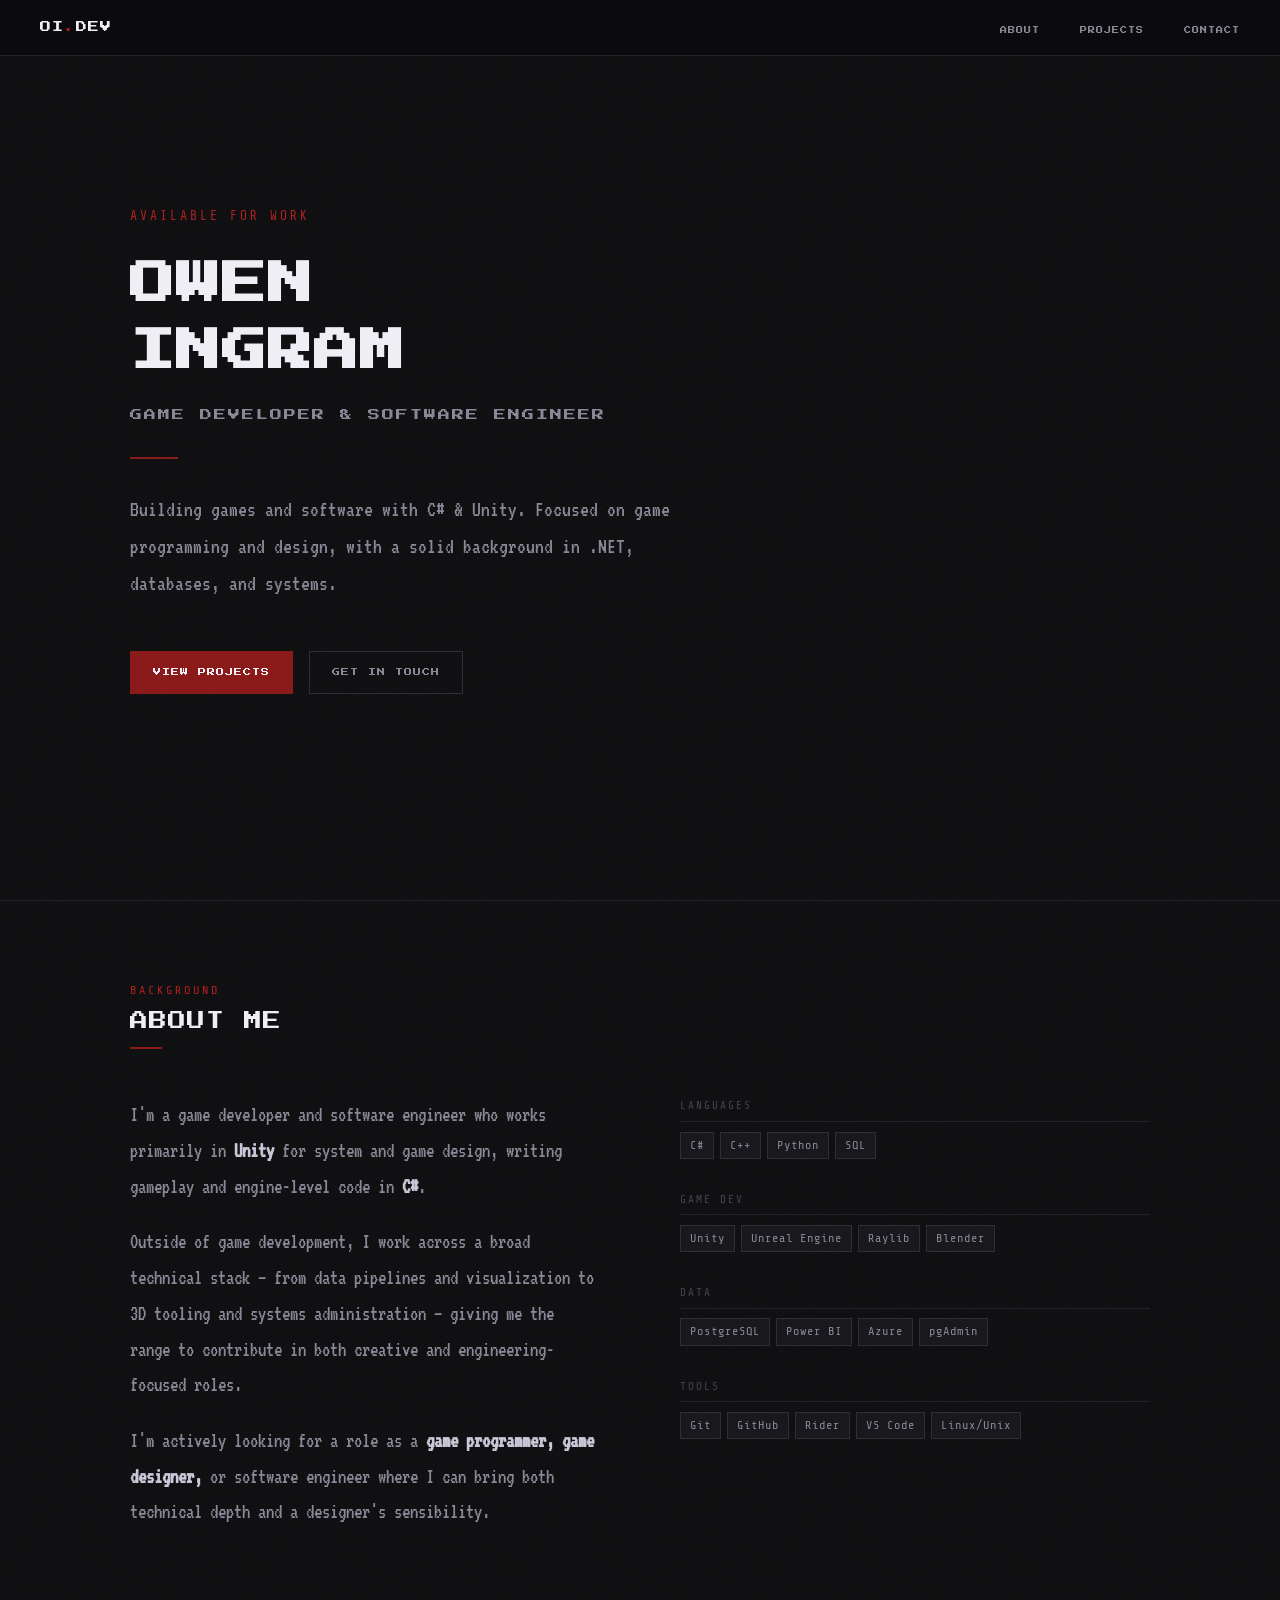
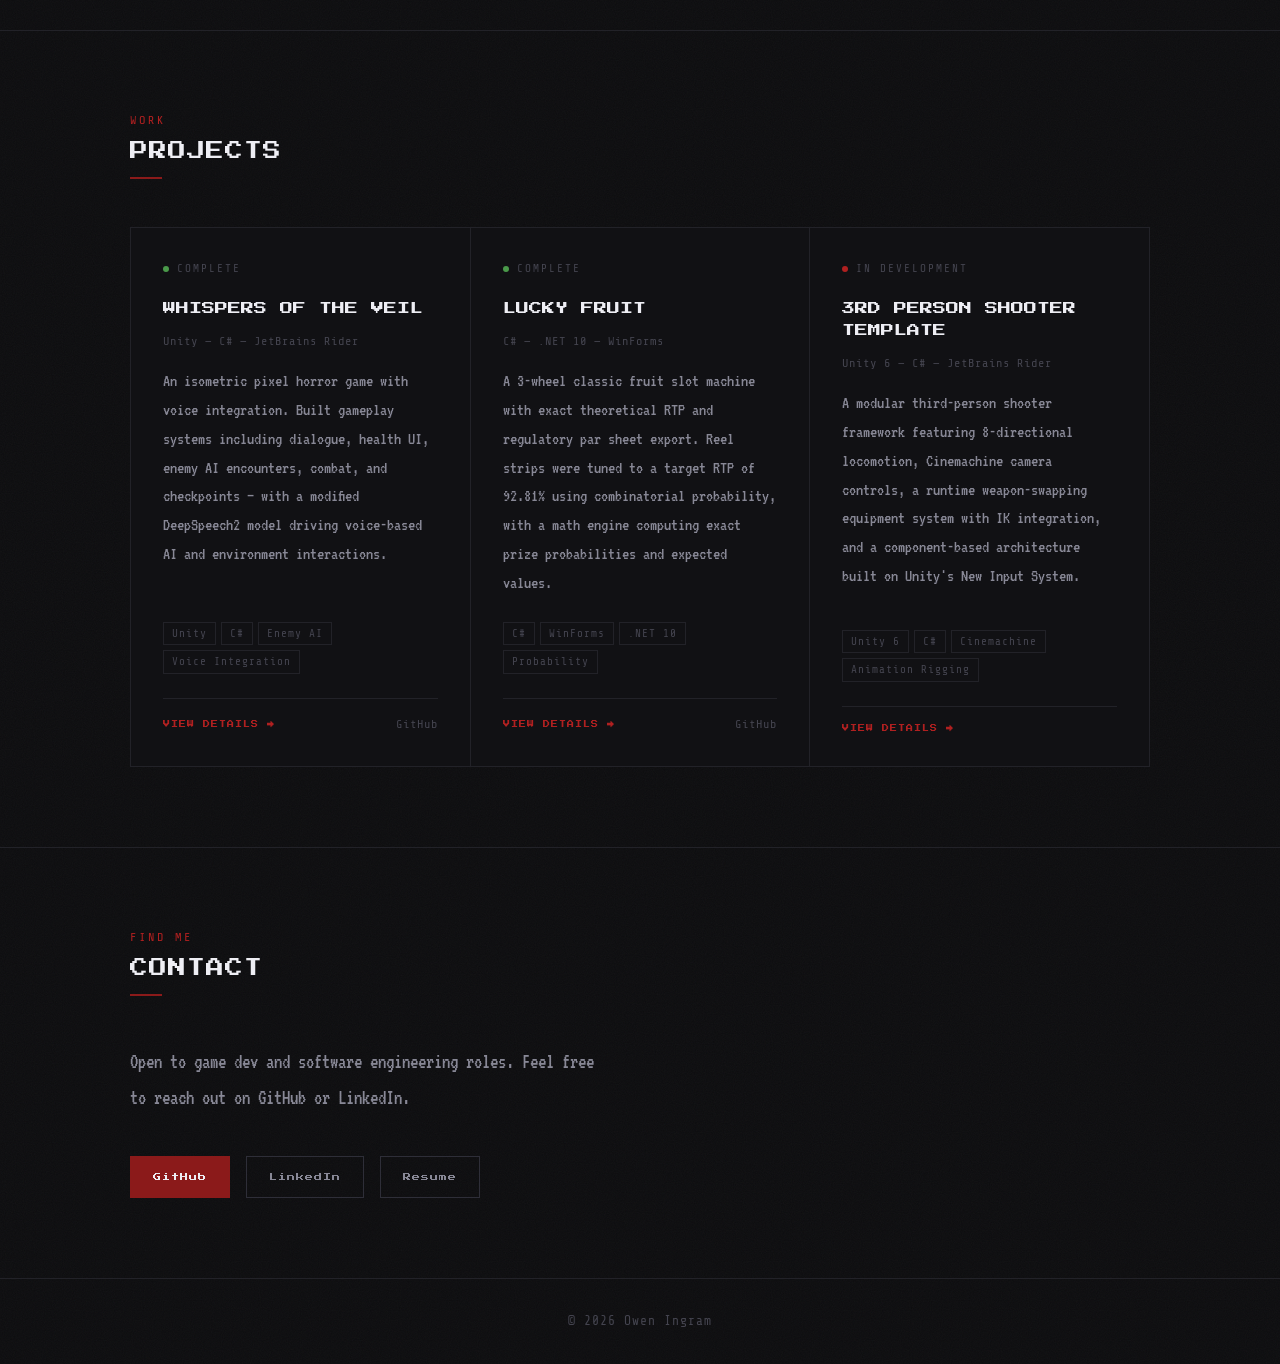
<file: index.html>
<!DOCTYPE html>
<html lang="en">
<head>
<meta charset="UTF-8">
<meta name="viewport" content="width=device-width, initial-scale=1.0">
<title>Owen Ingram | Game Developer</title>
<link href="https://fonts.googleapis.com/css2?family=Press+Start+2P&family=VT323&family=Share+Tech+Mono&display=swap" rel="stylesheet">
<link rel="stylesheet" href="styles.css">
</head>
<body>

<nav>
  <a href="#hero" class="nav-logo">OI<span>.</span>DEV</a>
  <ul class="nav-links">
    <li><a href="#about">ABOUT</a></li>
    <li><a href="#projects">PROJECTS</a></li>
    <li><a href="#contact">CONTACT</a></li>
  </ul>
</nav>

<!-- HERO -->
<section id="hero">
  <div class="hero-label">Available for work</div>
  <h1>OWEN<br>INGRAM</h1>
  <div class="hero-role">GAME DEVELOPER &amp; SOFTWARE ENGINEER</div>
  <div class="hero-rule"></div>
  <p class="hero-desc">
    Building games and software with C# &amp; Unity. Focused on game programming and design, with a solid background in .NET, databases, and systems.
  </p>
  <div class="hero-cta">
    <a href="#projects" class="btn btn-primary">VIEW PROJECTS</a>
    <a href="#contact" class="btn btn-secondary">GET IN TOUCH</a>
  </div>
</section>

<hr class="page-divider">

<!-- ABOUT -->
<section id="about">
  <div class="sec-label">Background</div>
  <div class="sec-title">ABOUT ME</div>
  <div class="sec-rule"></div>

  <div class="about-grid">
    <div class="about-text">
      <p>
        I'm a game developer and software engineer who works primarily in <strong>Unity</strong> for system and game design, writing gameplay and engine-level code in <strong>C#</strong>.
      </p>
      <p>
        Outside of game development, I work across a broad technical stack — from data pipelines and visualization to 3D tooling and systems administration — giving me the range to contribute in both creative and engineering-focused roles.
      </p>
      <p>
        I'm actively looking for a role as a <strong>game programmer, game designer,</strong> or software engineer where I can bring both technical depth and a designer's sensibility.
      </p>
    </div>

    <div class="skills-stack">
      <div>
        <div class="skill-group-label">Languages</div>
        <div class="chips">
          <span class="chip chip-accent">C#</span>
          <span class="chip chip-accent">C++</span>
          <span class="chip chip-accent">Python</span>
          <span class="chip chip-accent">SQL</span>
        </div>
      </div>
      <div>
        <div class="skill-group-label">Game Dev</div>
        <div class="chips">
          <span class="chip">Unity</span>
          <span class="chip">Unreal Engine</span>
          <span class="chip">Raylib</span>
          <span class="chip">Blender</span>
        </div>
      </div>
      <div>
        <div class="skill-group-label">Data</div>
        <div class="chips">
          <span class="chip">PostgreSQL</span>
          <span class="chip">Power BI</span>
          <span class="chip">Azure</span>
          <span class="chip">pgAdmin</span>
        </div>
      </div>
      <div>
        <div class="skill-group-label">Tools</div>
        <div class="chips">
          <span class="chip">Git</span>
          <span class="chip">GitHub</span>
          <span class="chip">Rider</span>
          <span class="chip">VS Code</span>
          <span class="chip">Linux/Unix</span>
        </div>
      </div>
    </div>
  </div>
</section>

<hr class="page-divider">

<!-- PROJECTS -->
<section id="projects">
  <div class="sec-label">Work</div>
  <div class="sec-title">PROJECTS</div>
  <div class="sec-rule"></div>

  <div class="projects-grid">

    <!-- WHISPERS OF THE VEIL -->
    <div class="project-card" onclick="window.location='projects.html#whispers-of-the-veil'">
      <div class="card-status">
        <span class="status-dot complete"></span>
        COMPLETE
      </div>
      <div class="card-title">WHISPERS OF THE VEIL</div>
      <div class="card-engine">Unity &mdash; C# &mdash; JetBrains Rider</div>
      <p class="card-desc">
        An isometric pixel horror game with voice integration. Built gameplay systems including dialogue, health UI, enemy AI encounters, combat, and checkpoints — with a modified DeepSpeech2 model driving voice-based AI and environment interactions.
      </p>
      <div class="card-tags">
        <span class="tag">Unity</span>
        <span class="tag">C#</span>
        <span class="tag">Enemy AI</span>
        <span class="tag">Voice Integration</span>
      </div>
      <div class="card-footer">
        <a href="projects.html#whispers-of-the-veil" class="card-cta" onclick="event.stopPropagation()">VIEW DETAILS &rarr;</a>
        <a href="https://github.com/Whispers-of-the-Veil/Whispers-Of-The-Veil" class="card-gh" onclick="event.stopPropagation()">GitHub</a>
      </div>
    </div>

    <!-- LUCKY FRUIT -->
    <div class="project-card" onclick="window.location='projects.html#lucky-fruit'">
      <div class="card-status">
        <span class="status-dot complete"></span>
        COMPLETE
      </div>
      <div class="card-title">LUCKY FRUIT</div>
      <div class="card-engine">C# &mdash; .NET 10 &mdash; WinForms</div>
      <p class="card-desc">
        A 3-wheel classic fruit slot machine with exact theoretical RTP and regulatory par sheet export. Reel strips were tuned to a target RTP of 92.81% using combinatorial probability, with a math engine computing exact prize probabilities and expected values.
      </p>
      <div class="card-tags">
        <span class="tag">C#</span>
        <span class="tag">WinForms</span>
        <span class="tag">.NET 10</span>
        <span class="tag">Probability</span>
      </div>
      <div class="card-footer">
        <a href="projects.html#lucky-fruit" class="card-cta" onclick="event.stopPropagation()">VIEW DETAILS &rarr;</a>
        <a href="https://github.com/owen-ingram/LuckyFruit" class="card-gh" onclick="event.stopPropagation()">GitHub</a>
      </div>
    </div>

    <!-- TPS TEMPLATE -->
    <div class="project-card" onclick="window.location='projects.html#tps-shooter'">
      <div class="card-status">
        <span class="status-dot wip"></span>
        IN DEVELOPMENT
      </div>
      <div class="card-title">3RD PERSON SHOOTER TEMPLATE</div>
      <div class="card-engine">Unity 6 &mdash; C# &mdash; JetBrains Rider</div>
      <p class="card-desc">
        A modular third-person shooter framework featuring 8-directional locomotion, Cinemachine camera controls, a runtime weapon-swapping equipment system with IK integration, and a component-based architecture built on Unity's New Input System.
      </p>
      <div class="card-tags">
        <span class="tag">Unity 6</span>
        <span class="tag">C#</span>
        <span class="tag">Cinemachine</span>
        <span class="tag">Animation Rigging</span>
      </div>
      <div class="card-footer">
        <a href="projects.html#tps-shooter" class="card-cta" onclick="event.stopPropagation()">VIEW DETAILS &rarr;</a>
      </div>
    </div>

  </div>
</section>

<hr class="page-divider">

<!-- CONTACT -->
<section id="contact">
  <div class="sec-label">Find Me</div>
  <div class="sec-title">CONTACT</div>
  <div class="sec-rule"></div>
  <p style="color:var(--muted); font-size:21px; max-width:480px; line-height:1.7;">
    Open to game dev and software engineering roles. Feel free to reach out on GitHub or LinkedIn.
  </p>
  <div class="contact-links">
    <a href="https://github.com/owen-ingram" class="contact-link primary">GitHub</a>
    <a href="https://www.linkedin.com/in/owen-ingram-09151b239/" class="contact-link">LinkedIn</a>
    <a href="AnalyticsResume.pdf" class="contact-link" download>Resume</a>
  </div>
</section>

<footer>
  &copy; 2026 Owen Ingram
</footer>

</body>
</html>
</file>
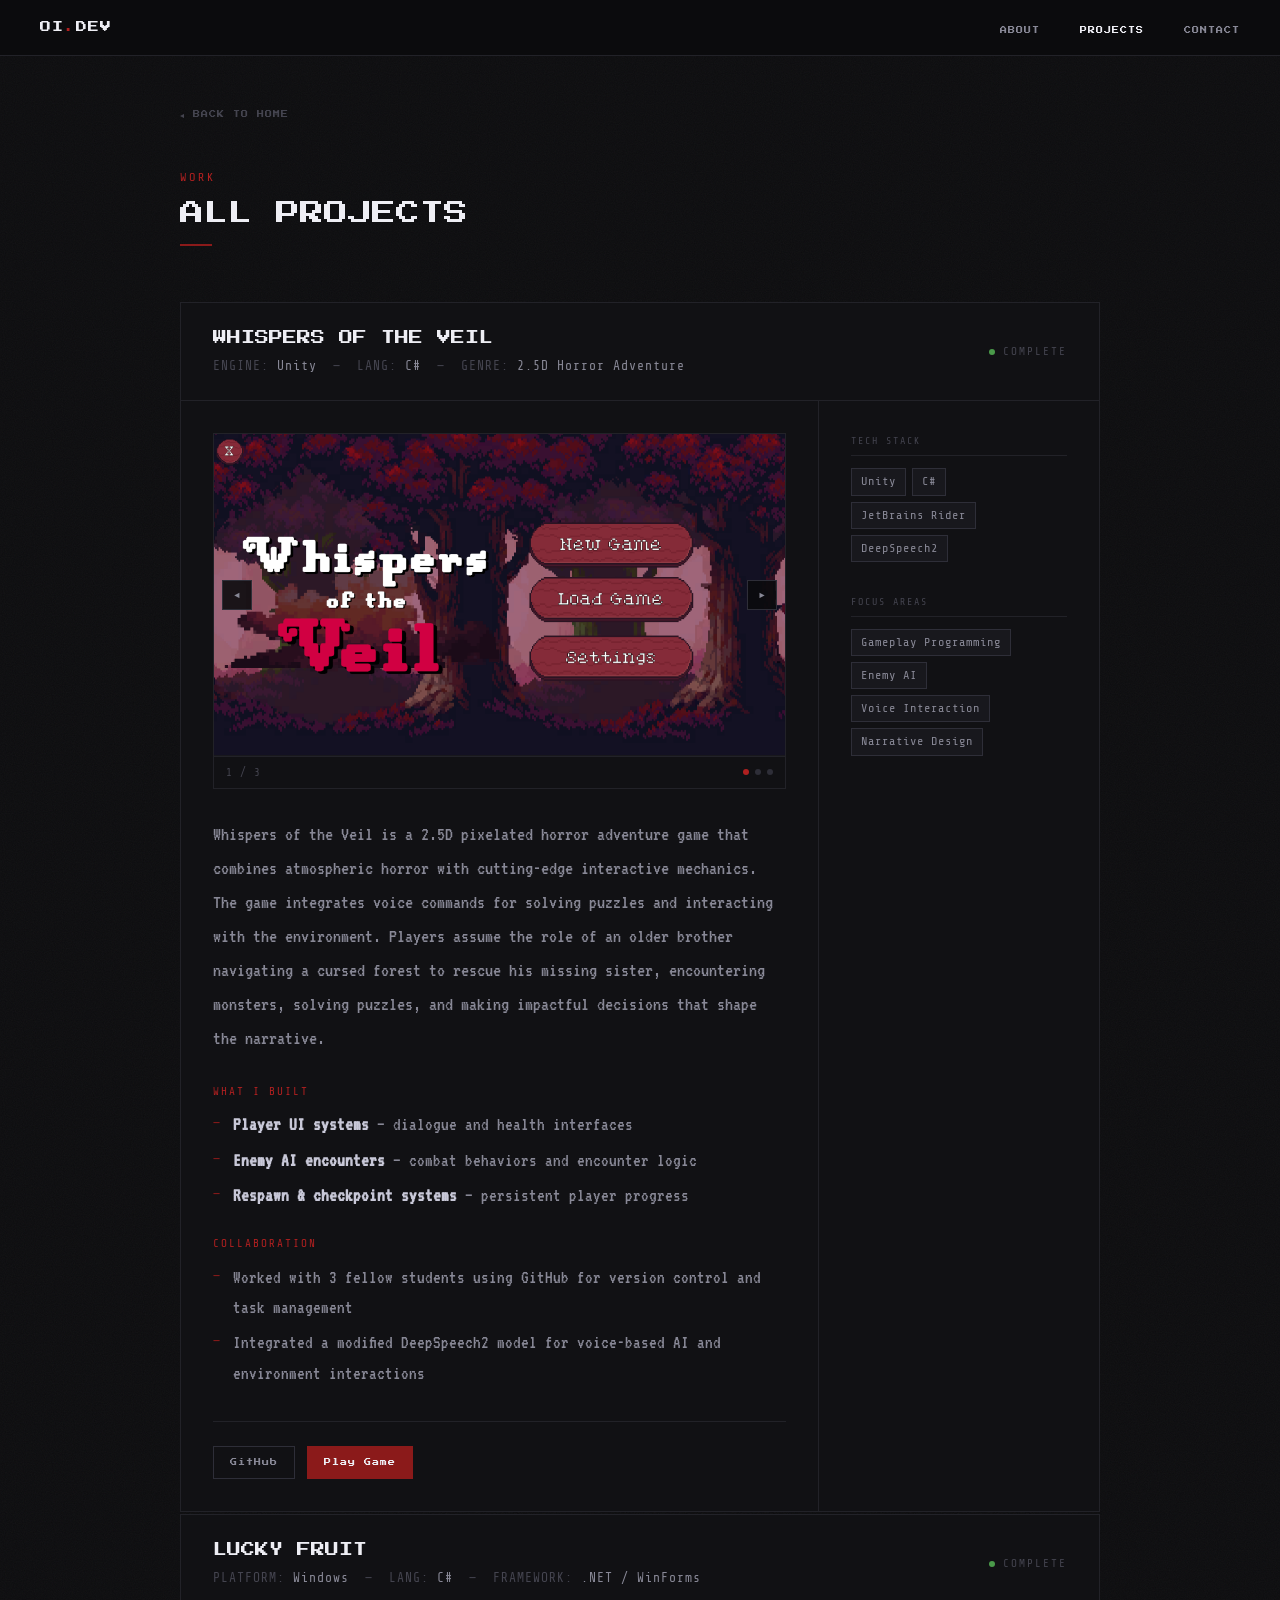
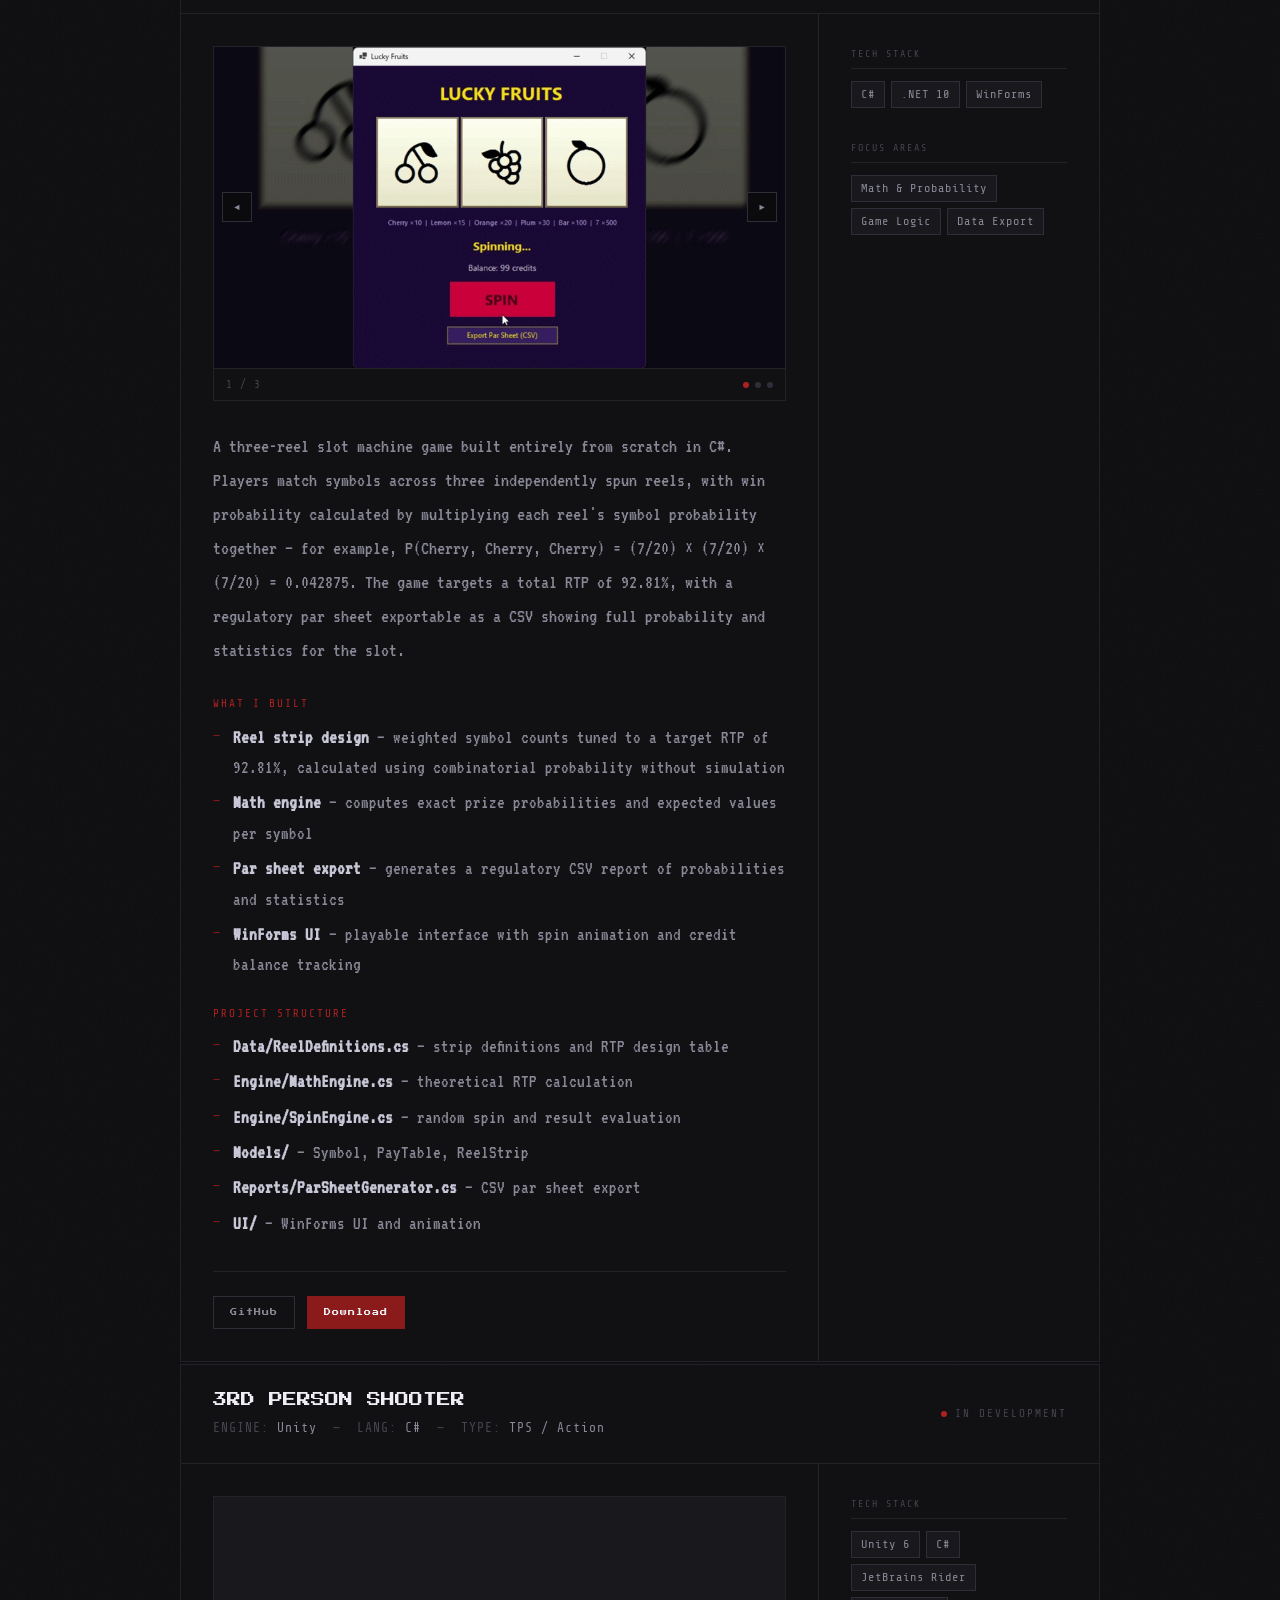
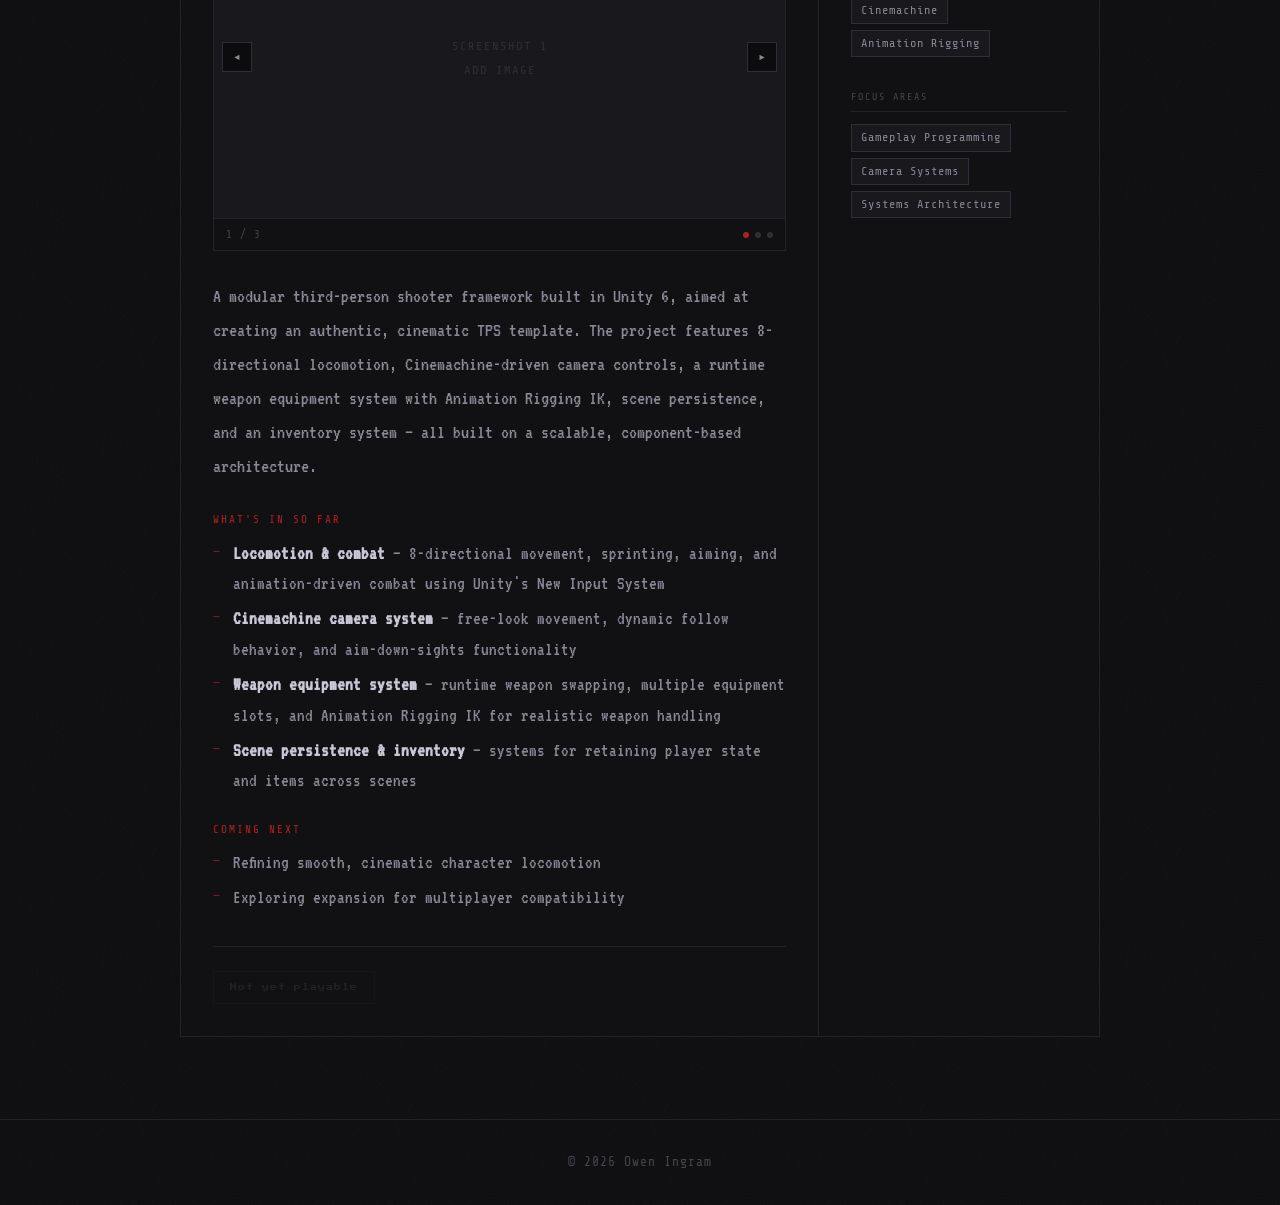
<file: projects.html>
<!DOCTYPE html>
<html lang="en">
<head>
<meta charset="UTF-8">
<meta name="viewport" content="width=device-width, initial-scale=1.0">
<title>Owen Ingram | Projects</title>
<link href="https://fonts.googleapis.com/css2?family=Press+Start+2P&family=VT323&family=Share+Tech+Mono&display=swap" rel="stylesheet">
<link rel="stylesheet" href="styles.css">
</head>
<body>

<nav>
  <a href="index.html" class="nav-logo">OI<span>.</span>DEV</a>
  <ul class="nav-links">
    <li><a href="index.html#about">ABOUT</a></li>
    <li><a href="projects.html" class="active">PROJECTS</a></li>
    <li><a href="index.html#contact">CONTACT</a></li>
  </ul>
</nav>

<div class="page">

  <a href="index.html" class="back-link">&#x25C4; BACK TO HOME</a>

  <div class="page-label">Work</div>
  <div class="page-title">ALL PROJECTS</div>
  <div class="page-rule"></div>


  <!-- ============================================================ -->
  <!-- PROJECT 1: WHISPERS OF THE VEIL -->
  <!-- ============================================================ -->
  <div class="project-entry" id="whispers-of-the-veil">

    <div class="entry-header">
      <div class="entry-title-group">
        <div class="entry-title">WHISPERS OF THE VEIL</div>
        <div class="entry-meta">ENGINE: <span>Unity</span> &nbsp;&mdash;&nbsp; LANG: <span>C#</span> &nbsp;&mdash;&nbsp; GENRE: <span>2.5D Horror Adventure</span></div>
      </div>
      <div class="entry-status">
        <span class="status-dot complete"></span>
        COMPLETE
      </div>
    </div>

    <div class="entry-body">
      <div class="entry-main">

        <div class="slideshow" data-slideshow>
          <div class="slides-clip">
            <button class="slide-btn prev">&#x25C4;</button>
            <div class="slides-track">
              <div class="slide"><img src="images/WotV01.png" alt="Whispers of the Veil screenshot 1"></div>
              <div class="slide"><img src="images/WotV02.png" alt="Whispers of the Veil screenshot 2"></div>
              <div class="slide"><img src="images/WotV03.png" alt="Whispers of the Veil screenshot 3"></div>
            </div>
            <button class="slide-btn next">&#x25BA;</button>
          </div>
          <div class="slide-footer">
            <span class="slide-counter">1 / 3</span>
            <div class="slide-dots">
              <div class="slide-dot active"></div>
              <div class="slide-dot"></div>
              <div class="slide-dot"></div>
            </div>
          </div>
        </div>

        <p class="entry-desc">
          Whispers of the Veil is a 2.5D pixelated horror adventure game that combines atmospheric horror with cutting-edge interactive mechanics. The game integrates voice commands for solving puzzles and interacting with the environment. Players assume the role of an older brother navigating a cursed forest to rescue his missing sister, encountering monsters, solving puzzles, and making impactful decisions that shape the narrative.
        </p>

        <div class="content-label">What I Built</div>
        <ul class="feature-list">
          <li><strong>Player UI systems</strong> — dialogue and health interfaces</li>
          <li><strong>Enemy AI encounters</strong> — combat behaviors and encounter logic</li>
          <li><strong>Respawn &amp; checkpoint systems</strong> — persistent player progress</li>
        </ul>

        <div class="content-label">Collaboration</div>
        <ul class="feature-list">
          <li>Worked with 3 fellow students using GitHub for version control and task management</li>
          <li>Integrated a modified DeepSpeech2 model for voice-based AI and environment interactions</li>
        </ul>

        <div class="entry-links">
          <a href="https://github.com/Whispers-of-the-Veil/Whispers-Of-The-Veil" class="proj-link link-github">GitHub</a>
          <a href="https://lucasdavis2335.itch.io/whispers-of-the-veil" class="proj-link link-primary">Play Game</a>
        </div>
      </div>
      <div class="entry-sidebar">
        <div class="sidebar-section">
          <div class="sidebar-label">Tech Stack</div>
          <div class="chips">
            <span class="chip chip-accent">Unity</span>
            <span class="chip chip-accent">C#</span>
            <span class="chip">JetBrains Rider</span>
            <span class="chip">DeepSpeech2</span>
          </div>
        </div>
        <div class="sidebar-section">
          <div class="sidebar-label">Focus Areas</div>
          <div class="chips">
            <span class="chip">Gameplay Programming</span>
            <span class="chip">Enemy AI</span>
            <span class="chip">Voice Interaction</span>
            <span class="chip">Narrative Design</span>
          </div>
        </div>
      </div>
    </div>

  </div>


  <!-- ============================================================ -->
  <!-- PROJECT 2: LUCKY FRUIT -->
  <!-- ============================================================ -->
  <div class="project-entry" id="lucky-fruit">

    <div class="entry-header">
      <div class="entry-title-group">
        <div class="entry-title">LUCKY FRUIT</div>
        <div class="entry-meta">PLATFORM: <span>Windows</span> &nbsp;&mdash;&nbsp; LANG: <span>C#</span> &nbsp;&mdash;&nbsp; FRAMEWORK: <span>.NET / WinForms</span></div>
      </div>
      <div class="entry-status">
        <span class="status-dot complete"></span>
        COMPLETE
      </div>
    </div>

    <div class="entry-body">
      <div class="entry-main">

        <div class="slideshow" data-slideshow>
          <div class="slides-clip">
            <button class="slide-btn prev">&#x25C4;</button>
            <div class="slides-track">
              <div class="slide"><img src="images/LF01.gif" alt="Lucky Fruit gameplay demo"></div>
              <div class="slide"><img src="images/LF02.png" alt="Lucky Fruit screenshot 1"></div>
              <div class="slide"><img src="images/LF03.png" alt="Lucky Fruit screenshot 2"></div>
            </div>
            <button class="slide-btn next">&#x25BA;</button>
          </div>
          <div class="slide-footer">
            <span class="slide-counter">1 / 3</span>
            <div class="slide-dots">
              <div class="slide-dot active"></div>
              <div class="slide-dot"></div>
              <div class="slide-dot"></div>
            </div>
          </div>
        </div>

        <p class="entry-desc">
          A three-reel slot machine game built entirely from scratch in C#. Players match symbols across three independently spun reels, with win probability calculated by multiplying each reel's symbol probability together — for example, P(Cherry, Cherry, Cherry) = (7/20) × (7/20) × (7/20) = 0.042875. The game targets a total RTP of 92.81%, with a regulatory par sheet exportable as a CSV showing full probability and statistics for the slot.
        </p>

        <div class="content-label">What I Built</div>
        <ul class="feature-list">
          <li><strong>Reel strip design</strong> — weighted symbol counts tuned to a target RTP of 92.81%, calculated using combinatorial probability without simulation</li>
          <li><strong>Math engine</strong> — computes exact prize probabilities and expected values per symbol</li>
          <li><strong>Par sheet export</strong> — generates a regulatory CSV report of probabilities and statistics</li>
          <li><strong>WinForms UI</strong> — playable interface with spin animation and credit balance tracking</li>
        </ul>

        <div class="content-label">Project Structure</div>
        <ul class="feature-list">
          <li><strong>Data/ReelDefinitions.cs</strong> — strip definitions and RTP design table</li>
          <li><strong>Engine/MathEngine.cs</strong> — theoretical RTP calculation</li>
          <li><strong>Engine/SpinEngine.cs</strong> — random spin and result evaluation</li>
          <li><strong>Models/</strong> — Symbol, PayTable, ReelStrip</li>
          <li><strong>Reports/ParSheetGenerator.cs</strong> — CSV par sheet export</li>
          <li><strong>UI/</strong> — WinForms UI and animation</li>
        </ul>

        <div class="entry-links">
          <a href="https://github.com/owen-ingram/LuckyFruit" class="proj-link link-github">GitHub</a>
          <a href="https://github.com/owen-ingram/LuckyFruit/releases" class="proj-link link-primary">Download</a>
        </div>

      </div>

      <div class="entry-sidebar">
        <div class="sidebar-section">
          <div class="sidebar-label">Tech Stack</div>
          <div class="chips">
            <span class="chip chip-accent">C#</span>
            <span class="chip chip-accent">.NET 10</span>
            <span class="chip chip-accent">WinForms</span>
          </div>
        </div>
        <div class="sidebar-section">
          <div class="sidebar-label">Focus Areas</div>
          <div class="chips">
            <span class="chip">Math &amp; Probability</span>
            <span class="chip">Game Logic</span>
            <span class="chip">Data Export</span>
          </div>
        </div>
      </div>
    </div>

  </div>


  <!-- ============================================================ -->
  <!-- PROJECT 3: 3RD PERSON SHOOTER (WIP) -->
  <!-- ============================================================ -->
  <div class="project-entry" id="tps-shooter">

    <div class="entry-header">
      <div class="entry-title-group">
        <div class="entry-title">3RD PERSON SHOOTER</div>
        <div class="entry-meta">ENGINE: <span>Unity</span> &nbsp;&mdash;&nbsp; LANG: <span>C#</span> &nbsp;&mdash;&nbsp; TYPE: <span>TPS / Action</span></div>
      </div>
      <div class="entry-status">
        <span class="status-dot wip"></span>
        IN DEVELOPMENT
      </div>
    </div>

    <div class="entry-body">
      <div class="entry-main">

        <div class="slideshow" data-slideshow>
          <div class="slides-clip">
            <button class="slide-btn prev">&#x25C4;</button>
            <div class="slides-track">
              <div class="slide"><div class="slide-placeholder"><span>SCREENSHOT 1<br>ADD IMAGE</span></div></div>
              <div class="slide"><div class="slide-placeholder"><span>SCREENSHOT 2<br>ADD IMAGE</span></div></div>
              <div class="slide"><div class="slide-placeholder"><span>SCREENSHOT 3<br>ADD IMAGE</span></div></div>
            </div>
            <button class="slide-btn next">&#x25BA;</button>
          </div>
          <div class="slide-footer">
            <span class="slide-counter">1 / 3</span>
            <div class="slide-dots">
              <div class="slide-dot active"></div>
              <div class="slide-dot"></div>
              <div class="slide-dot"></div>
            </div>
          </div>
        </div>

        <p class="entry-desc">
          A modular third-person shooter framework built in Unity 6, aimed at creating an authentic, cinematic TPS template. The project features 8-directional locomotion, Cinemachine-driven camera controls, a runtime weapon equipment system with Animation Rigging IK, scene persistence, and an inventory system — all built on a scalable, component-based architecture.
        </p>

        <div class="content-label">What's In So Far</div>
        <ul class="feature-list">
          <li><strong>Locomotion &amp; combat</strong> — 8-directional movement, sprinting, aiming, and animation-driven combat using Unity's New Input System</li>
          <li><strong>Cinemachine camera system</strong> — free-look movement, dynamic follow behavior, and aim-down-sights functionality</li>
          <li><strong>Weapon equipment system</strong> — runtime weapon swapping, multiple equipment slots, and Animation Rigging IK for realistic weapon handling</li>
          <li><strong>Scene persistence &amp; inventory</strong> — systems for retaining player state and items across scenes</li>
        </ul>

        <div class="content-label">Coming Next</div>
        <ul class="feature-list">
          <li>Refining smooth, cinematic character locomotion</li>
          <li>Exploring expansion for multiplayer compatibility</li>
        </ul>

        <div class="entry-links">
          <span class="proj-link link-disabled">Not yet playable</span>
        </div>

      </div>

      <div class="entry-sidebar">
        <div class="sidebar-section">
          <div class="sidebar-label">Tech Stack</div>
          <div class="chips">
            <span class="chip chip-accent">Unity 6</span>
            <span class="chip chip-accent">C#</span>
            <span class="chip">JetBrains Rider</span>
            <span class="chip">Cinemachine</span>
            <span class="chip">Animation Rigging</span>
          </div>
        </div>
        <div class="sidebar-section">
          <div class="sidebar-label">Focus Areas</div>
          <div class="chips">
            <span class="chip">Gameplay Programming</span>
            <span class="chip">Camera Systems</span>
            <span class="chip">Systems Architecture</span>
          </div>
        </div>
      </div>
    </div>

  </div>

</div>

<footer>&copy; 2026 Owen Ingram</footer>

<script>
  document.querySelectorAll('[data-slideshow]').forEach(function(ss) {
    var track   = ss.querySelector('.slides-clip .slides-track');
    var dots    = ss.querySelectorAll('.slide-dot');
    var counter = ss.querySelector('.slide-counter');
    var total   = ss.querySelectorAll('.slide').length;
    var cur     = 0;

    function go(n) {
      cur = (n + total) % total;
      track.style.transform = 'translateX(-' + (cur * 100) + '%)';
      dots.forEach(function(d, i) { d.classList.toggle('active', i === cur); });
      counter.textContent = (cur + 1) + ' / ' + total;
    }

    ss.querySelector('.prev').addEventListener('click', function() { go(cur - 1); });
    ss.querySelector('.next').addEventListener('click', function() { go(cur + 1); });
    dots.forEach(function(d, i) { d.addEventListener('click', function() { go(i); }); });
    ss.setAttribute('tabindex', '0');
    ss.addEventListener('keydown', function(e) {
      if (e.key === 'ArrowLeft')  go(cur - 1);
      if (e.key === 'ArrowRight') go(cur + 1);
    });
  });

  window.addEventListener('load', function() {
    var hash = window.location.hash;
    if (hash) {
      var target = document.querySelector(hash);
      if (target) {
        setTimeout(function() {
          var offset = target.getBoundingClientRect().top + window.scrollY - 72;
          window.scrollTo({ top: offset, behavior: 'smooth' });
        }, 100);
      }
    }
  });
</script>

</body>
</html>
</file>
<file: styles.css>
/* ============================================================
   Owen Ingram Portfolio — Shared Styles
   ============================================================ */

:root {
  --bg:      #0c0c0e;
  --bg2:     #111114;
  --bg3:     #18181d;
  --border:  #222228;
  --border2: #2e2e38;
  --accent:  #8b1a1a;
  --accent2: #b02020;
  --dim:     #44444f;
  --muted:   #888896;
  --light:   #c8c8d8;
  --white:   #eeeef4;
}

*, *::before, *::after { box-sizing: border-box; margin: 0; padding: 0; }
html { scroll-behavior: smooth; }

body {
  background: var(--bg);
  color: var(--white);
  font-family: 'VT323', monospace;
  font-size: 20px;
  line-height: 1.6;
  overflow-x: hidden;
  background-image: url("data:image/svg+xml,%3Csvg viewBox='0 0 256 256' xmlns='http://www.w3.org/2000/svg'%3E%3Cfilter id='noise'%3E%3CfeTurbulence type='fractalNoise' baseFrequency='0.9' numOctaves='4' stitchTiles='stitch'/%3E%3C/filter%3E%3Crect width='100%25' height='100%25' filter='url(%23noise)' opacity='0.04'/%3E%3C/svg%3E");
  background-size: 256px 256px;
  background-repeat: repeat;
}

/* ── NAV ── */
nav {
  position: fixed;
  top: 0; left: 0; right: 0;
  height: 56px;
  background: rgba(12,12,14,0.97);
  border-bottom: 1px solid var(--border);
  display: flex;
  align-items: center;
  justify-content: space-between;
  padding: 0 2.5rem;
  z-index: 100;
}

.nav-logo {
  font-family: 'Press Start 2P', monospace;
  font-size: 11px;
  color: var(--white);
  text-decoration: none;
  letter-spacing: 1px;
}

.nav-logo span { color: var(--accent2); }

.nav-links { display: flex; gap: 2.5rem; list-style: none; }

.nav-links a {
  font-family: 'Press Start 2P', monospace;
  font-size: 7px;
  color: var(--muted);
  text-decoration: none;
  letter-spacing: 1px;
  transition: color 0.2s;
}

.nav-links a:hover,
.nav-links a.active { color: var(--white); }

/* ── SHARED LAYOUT ── */
.page-divider {
  border: none;
  border-top: 1px solid var(--border);
  margin: 0;
}

footer {
  border-top: 1px solid var(--border);
  text-align: center;
  padding: 2rem;
  font-family: 'Share Tech Mono', monospace;
  font-size: 13px;
  color: var(--dim);
  letter-spacing: 1px;
}

/* ── STATUS DOTS ── */
.status-dot {
  width: 6px;
  height: 6px;
  border-radius: 50%;
  background: var(--dim);
  flex-shrink: 0;
}

.status-dot.complete { background: #4a9a4a; }
.status-dot.wip { background: var(--accent2); animation: pulse 2s ease-in-out infinite; }

@keyframes pulse { 0%,100%{opacity:1} 50%{opacity:0.4} }

/* ── CHIPS ── */
.chips { display: flex; flex-wrap: wrap; gap: 6px; }

.chip {
  font-family: 'Share Tech Mono', monospace;
  font-size: 13px;
  padding: 4px 12px;
  border: 1px solid var(--border2);
  color: var(--muted);
  background: var(--bg2);
  letter-spacing: 1px;
  transition: border-color 0.2s, color 0.2s;
}

.chip:hover { border-color: var(--accent); color: var(--light); }
.chip-accent { border-color: var(--accent); color: var(--light); background: rgba(139,26,26,0.1); }

/* ── BUTTONS ── */
.btn {
  font-family: 'Press Start 2P', monospace;
  font-size: 8px;
  letter-spacing: 1px;
  padding: 14px 22px;
  cursor: pointer;
  text-decoration: none;
  display: inline-block;
  transition: background 0.2s, color 0.2s, border-color 0.2s;
}

.btn-primary {
  background: var(--accent);
  color: var(--white);
  border: 1px solid var(--accent);
}

.btn-primary:hover { background: var(--accent2); border-color: var(--accent2); }

.btn-secondary {
  background: transparent;
  color: var(--muted);
  border: 1px solid var(--border2);
}

.btn-secondary:hover { color: var(--white); border-color: var(--dim); }

/* ============================================================
   INDEX PAGE
   ============================================================ */

section {
  position: relative;
  max-width: 1100px;
  margin: 0 auto;
  padding: 5rem 2.5rem;
}

#hero {
  min-height: 100vh;
  display: flex;
  flex-direction: column;
  justify-content: center;
  padding-top: 80px;
  max-width: 1100px;
  margin: 0 auto;
  padding-left: 2.5rem;
  padding-right: 2.5rem;
}

.hero-label {
  font-family: 'Share Tech Mono', monospace;
  font-size: 13px;
  color: var(--accent2);
  letter-spacing: 3px;
  text-transform: uppercase;
  margin-bottom: 1.5rem;
}

h1 {
  font-family: 'Press Start 2P', monospace;
  font-size: clamp(22px, 3.5vw, 46px);
  line-height: 1.5;
  color: var(--white);
  margin-bottom: 1.25rem;
  letter-spacing: 1px;
}

.hero-role {
  font-family: 'Press Start 2P', monospace;
  font-size: clamp(9px, 1.2vw, 12px);
  color: var(--muted);
  letter-spacing: 2px;
  margin-bottom: 2rem;
}

.hero-desc {
  font-size: 22px;
  color: var(--muted);
  max-width: 560px;
  margin-bottom: 3rem;
  line-height: 1.7;
}

.hero-rule {
  width: 48px;
  height: 2px;
  background: var(--accent);
  margin-bottom: 2rem;
}

.hero-cta { display: flex; gap: 1rem; flex-wrap: wrap; }

/* Section headers */
.sec-label {
  font-family: 'Share Tech Mono', monospace;
  font-size: 12px;
  color: var(--accent2);
  letter-spacing: 3px;
  text-transform: uppercase;
  margin-bottom: 0.4rem;
}

.sec-title {
  font-family: 'Press Start 2P', monospace;
  font-size: clamp(13px, 1.8vw, 18px);
  color: var(--white);
  margin-bottom: 0.75rem;
  letter-spacing: 1px;
}

.sec-rule {
  width: 32px;
  height: 2px;
  background: var(--accent);
  margin-bottom: 3rem;
}

/* About */
.about-grid {
  display: grid;
  grid-template-columns: 1fr 1fr;
  gap: 5rem;
  align-items: start;
}

.about-text p {
  color: var(--muted);
  margin-bottom: 1.25rem;
  font-size: 21px;
  line-height: 1.7;
}

.about-text strong { color: var(--light); }

.skills-stack { display: flex; flex-direction: column; gap: 2rem; }

.skill-group-label {
  font-family: 'Share Tech Mono', monospace;
  font-size: 11px;
  color: var(--dim);
  letter-spacing: 2px;
  text-transform: uppercase;
  margin-bottom: 0.6rem;
  border-bottom: 1px solid var(--border);
  padding-bottom: 6px;
}

/* Projects grid */
.projects-grid {
  display: grid;
  grid-template-columns: repeat(auto-fit, minmax(300px, 1fr));
  gap: 1px;
  border: 1px solid var(--border);
  background: var(--border);
}

.project-card {
  background: var(--bg2);
  padding: 2rem;
  position: relative;
  cursor: pointer;
  transition: background 0.2s;
  display: flex;
  flex-direction: column;
}

.project-card:hover { background: var(--bg3); }

.card-status {
  font-family: 'Share Tech Mono', monospace;
  font-size: 11px;
  letter-spacing: 2px;
  color: var(--dim);
  margin-bottom: 1.25rem;
  display: flex;
  align-items: center;
  gap: 8px;
}

.card-title {
  font-family: 'Press Start 2P', monospace;
  font-size: clamp(10px, 1.4vw, 13px);
  color: var(--white);
  line-height: 1.7;
  margin-bottom: 0.75rem;
}

.card-engine {
  font-family: 'Share Tech Mono', monospace;
  font-size: 12px;
  color: var(--dim);
  letter-spacing: 1px;
  margin-bottom: 1rem;
}

.card-desc {
  color: var(--muted);
  font-size: 18px;
  line-height: 1.6;
  margin-bottom: 1.5rem;
  flex: 1;
}

.card-tags { display: flex; flex-wrap: wrap; gap: 5px; margin-bottom: 1.5rem; }

.tag {
  font-family: 'Share Tech Mono', monospace;
  font-size: 11px;
  padding: 2px 8px;
  color: var(--dim);
  border: 1px solid var(--border);
  letter-spacing: 1px;
}

.card-footer {
  display: flex;
  align-items: center;
  justify-content: space-between;
  border-top: 1px solid var(--border);
  padding-top: 1rem;
  margin-top: auto;
}

.card-cta {
  font-family: 'Press Start 2P', monospace;
  font-size: 7px;
  color: var(--accent2);
  letter-spacing: 1px;
  text-decoration: none;
  transition: color 0.2s;
}

.card-cta:hover { color: var(--white); }

.card-gh {
  font-family: 'Share Tech Mono', monospace;
  font-size: 12px;
  color: var(--dim);
  text-decoration: none;
  letter-spacing: 1px;
  transition: color 0.2s;
}

.card-gh:hover { color: var(--muted); }

/* Contact */
.contact-links { display: flex; gap: 1rem; flex-wrap: wrap; margin-top: 2.5rem; }

.contact-link {
  font-family: 'Press Start 2P', monospace;
  font-size: 8px;
  padding: 14px 22px;
  text-decoration: none;
  letter-spacing: 1px;
  border: 1px solid var(--border2);
  color: var(--muted);
  transition: color 0.2s, border-color 0.2s;
}

.contact-link:hover { color: var(--white); border-color: var(--dim); }
.contact-link.primary { background: var(--accent); color: var(--white); border-color: var(--accent); }
.contact-link.primary:hover { background: var(--accent2); border-color: var(--accent2); }

/* ============================================================
   PROJECTS PAGE
   ============================================================ */

.page {
  max-width: 1000px;
  margin: 0 auto;
  padding: 6rem 2.5rem 5rem;
}

.back-link {
  font-family: 'Press Start 2P', monospace;
  font-size: 7px;
  color: var(--dim);
  text-decoration: none;
  letter-spacing: 1px;
  display: inline-flex;
  align-items: center;
  gap: 8px;
  margin-bottom: 3rem;
  transition: color 0.2s;
}

.back-link:hover { color: var(--muted); }

.page-label {
  font-family: 'Share Tech Mono', monospace;
  font-size: 12px;
  color: var(--accent2);
  letter-spacing: 3px;
  text-transform: uppercase;
  margin-bottom: 0.4rem;
}

.page-title {
  font-family: 'Press Start 2P', monospace;
  font-size: clamp(16px, 2.5vw, 24px);
  color: var(--white);
  margin-bottom: 0.75rem;
}

.page-rule {
  width: 32px;
  height: 2px;
  background: var(--accent);
  margin-bottom: 3.5rem;
}

/* Project entries */
.project-entry {
  border: 1px solid var(--border);
  background: var(--bg2);
  margin-bottom: 2px;
  scroll-margin-top: 72px;
}

.entry-header {
  padding: 1.5rem 2rem;
  border-bottom: 1px solid var(--border);
  display: flex;
  align-items: center;
  justify-content: space-between;
  flex-wrap: wrap;
  gap: 0.75rem;
}

.entry-title-group { display: flex; flex-direction: column; gap: 6px; }

.entry-title {
  font-family: 'Press Start 2P', monospace;
  font-size: clamp(10px, 1.6vw, 14px);
  color: var(--white);
  line-height: 1.6;
}

.entry-meta {
  font-family: 'Share Tech Mono', monospace;
  font-size: 13px;
  color: var(--dim);
  letter-spacing: 1px;
}

.entry-meta span { color: var(--muted); }

.entry-status {
  font-family: 'Share Tech Mono', monospace;
  font-size: 11px;
  letter-spacing: 2px;
  color: var(--dim);
  display: flex;
  align-items: center;
  gap: 8px;
}

.entry-body {
  display: grid;
  grid-template-columns: 1fr 280px;
}

.entry-main    { padding: 2rem; border-right: 1px solid var(--border); }
.entry-sidebar { padding: 2rem; }

/* Slideshow */
.slideshow {
  width: 100%;
  margin-bottom: 1.75rem;
  border: 1px solid var(--border);
  background: var(--bg3);
  position: relative;
}

.slides-clip {
  overflow: hidden;
  width: 100%;
  position: relative;
}

.slides-track {
  display: flex;
  transition: transform 0.35s cubic-bezier(0.4,0,0.2,1);
  will-change: transform;
}

.slide {
  min-width: 100%;
  aspect-ratio: 16/9;
  display: flex;
  align-items: center;
  justify-content: center;
  overflow: hidden;
}

.slide img { width: 100%; height: 100%; object-fit: cover; display: block; }

.slide-placeholder {
  width: 100%; height: 100%;
  display: flex;
  align-items: center;
  justify-content: center;
  background: var(--bg3);
}

.slide-placeholder span {
  font-family: 'Share Tech Mono', monospace;
  font-size: 12px;
  color: var(--border2);
  letter-spacing: 2px;
  text-align: center;
  line-height: 2;
}

.slide-btn {
  position: absolute;
  top: 50%;
  transform: translateY(-50%);
  background: rgba(12,12,14,0.9);
  border: 1px solid var(--border2);
  color: var(--muted);
  font-family: 'Press Start 2P', monospace;
  font-size: 9px;
  width: 30px; height: 30px;
  display: flex;
  align-items: center;
  justify-content: center;
  cursor: pointer;
  z-index: 10;
  transition: color 0.15s, border-color 0.15s;
  user-select: none;
}

.slide-btn:hover { color: var(--white); border-color: var(--accent2); }
.slide-btn.prev { left: 8px; }
.slide-btn.next { right: 8px; }

.slide-footer {
  display: flex;
  align-items: center;
  justify-content: space-between;
  padding: 7px 12px;
  border-top: 1px solid var(--border);
  background: var(--bg2);
}

.slide-counter {
  font-family: 'Share Tech Mono', monospace;
  font-size: 11px;
  color: var(--dim);
  letter-spacing: 1px;
}

.slide-dots { display: flex; gap: 6px; }

.slide-dot {
  width: 6px; height: 6px;
  background: var(--border2);
  cursor: pointer;
  transition: background 0.2s;
  border-radius: 50%;
}

.slide-dot.active { background: var(--accent2); }

/* Entry content */
.entry-desc {
  color: var(--muted);
  font-size: 20px;
  line-height: 1.7;
  margin-bottom: 1.75rem;
}

.content-label {
  font-family: 'Share Tech Mono', monospace;
  font-size: 11px;
  color: var(--accent2);
  letter-spacing: 2px;
  text-transform: uppercase;
  margin-bottom: 0.6rem;
  margin-top: 1.5rem;
}

.content-label:first-of-type { margin-top: 0; }

.feature-list {
  list-style: none;
  display: flex;
  flex-direction: column;
  gap: 5px;
  margin-bottom: 0.5rem;
}

.feature-list li {
  color: var(--muted);
  font-size: 19px;
  padding-left: 1.25rem;
  position: relative;
  line-height: 1.6;
}

.feature-list li::before {
  content: '—';
  position: absolute;
  left: 0;
  color: var(--accent);
  font-family: 'Share Tech Mono', monospace;
  font-size: 13px;
  top: 3px;
}

.feature-list li strong { color: var(--light); }

/* Entry links */
.entry-links {
  display: flex;
  gap: 0.75rem;
  flex-wrap: wrap;
  margin-top: 2rem;
  border-top: 1px solid var(--border);
  padding-top: 1.5rem;
}

.proj-link {
  font-family: 'Press Start 2P', monospace;
  font-size: 7px;
  padding: 10px 16px;
  text-decoration: none;
  letter-spacing: 1px;
  transition: background 0.2s, color 0.2s, border-color 0.2s;
  display: inline-flex;
  align-items: center;
  gap: 6px;
}

.link-github { background: transparent; color: var(--muted); border: 1px solid var(--border2); }
.link-github:hover { color: var(--white); border-color: var(--dim); }
.link-primary { background: var(--accent); color: var(--white); border: 1px solid var(--accent); }
.link-primary:hover { background: var(--accent2); border-color: var(--accent2); }
.link-disabled { opacity: 0.3; pointer-events: none; border: 1px solid var(--border); color: var(--dim); }

/* Sidebar */
.sidebar-section { margin-bottom: 2rem; }
.sidebar-section:last-child { margin-bottom: 0; }

.sidebar-label {
  font-family: 'Share Tech Mono', monospace;
  font-size: 10px;
  color: var(--dim);
  letter-spacing: 2px;
  text-transform: uppercase;
  margin-bottom: 0.75rem;
  padding-bottom: 6px;
  border-bottom: 1px solid var(--border);
}

.chip {
  font-family: 'Share Tech Mono', monospace;
  font-size: 12px;
  padding: 3px 9px;
  border: 1px solid var(--border2);
  color: var(--muted);
  background: var(--bg3);
  letter-spacing: 1px;
}

.stat-row {
  display: flex;
  justify-content: space-between;
  padding: 6px 0;
  border-bottom: 1px solid var(--border);
  font-family: 'Share Tech Mono', monospace;
  font-size: 13px;
}

.stat-row:last-child { border-bottom: none; }
.stat-key { color: var(--dim); }
.stat-val { color: var(--light); }

.wip-bar {
  height: 3px;
  background: var(--border2);
  margin-top: 10px;
  overflow: hidden;
}

.wip-fill {
  height: 100%;
  background: var(--accent2);
  width: 35%;
  transition: width 1s ease;
}

/* ── RESPONSIVE ── */
@media (max-width: 700px) {
  .about-grid { grid-template-columns: 1fr; gap: 2.5rem; }
  .nav-links { display: none; }
  section { padding: 4rem 1.5rem; }
  #hero { padding-left: 1.5rem; padding-right: 1.5rem; }
  .entry-body { grid-template-columns: 1fr; }
  .entry-main { border-right: none; border-bottom: 1px solid var(--border); }
  .page { padding: 5rem 1.5rem 3rem; }
}
</file>
